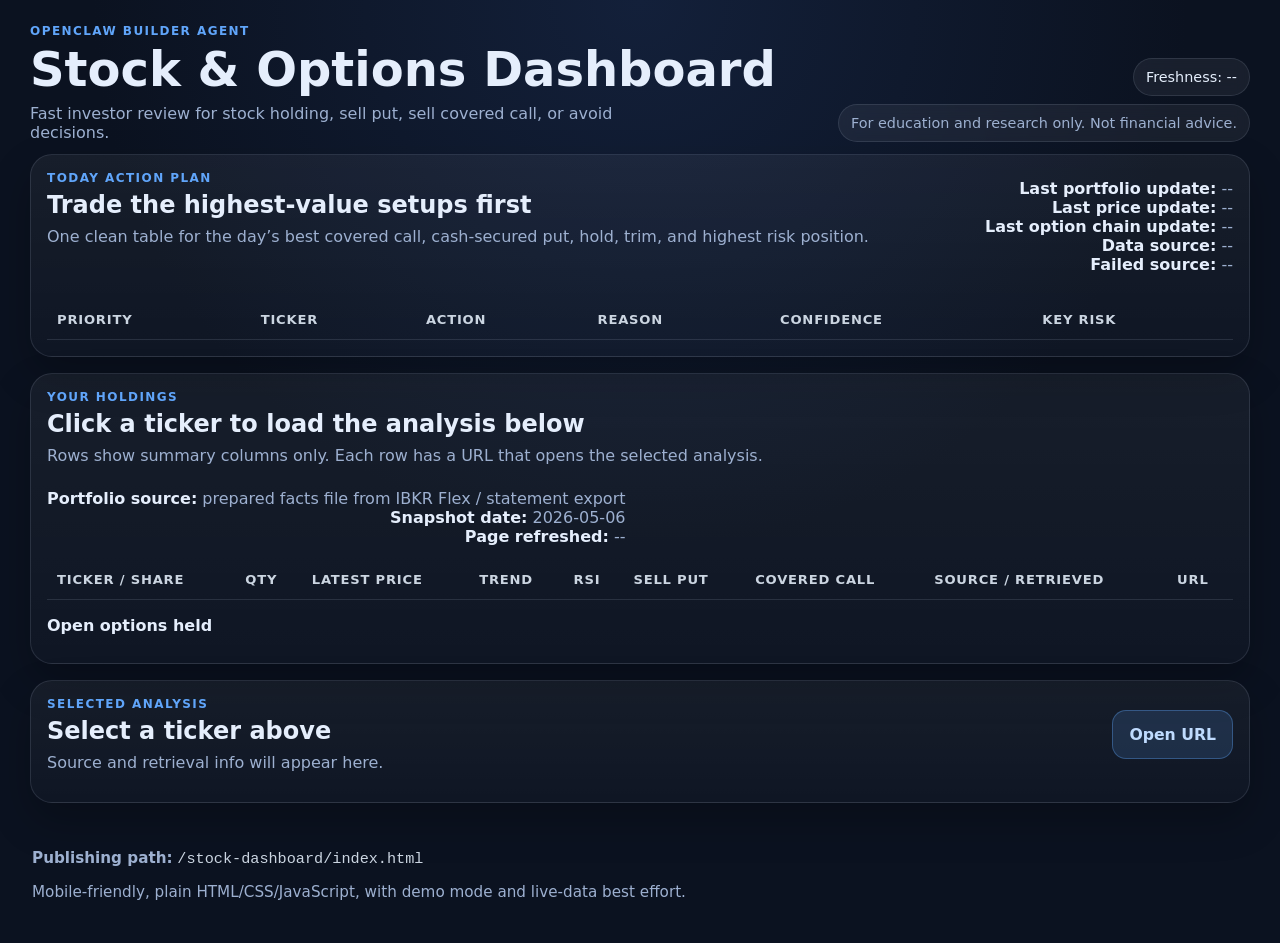
<file: index.html>
<!DOCTYPE html>
<html lang="en">
<head>
  <meta charset="UTF-8" />
  <meta name="viewport" content="width=device-width, initial-scale=1.0" />
  <meta http-equiv="refresh" content="0; url=stock-dashboard/index.html" />
  <title>walleai-public</title>
</head>
<body>
  <p>Redirecting to <a href="stock-dashboard/index.html">stock-dashboard/index.html</a>…</p>
</body>
</html>
</file>
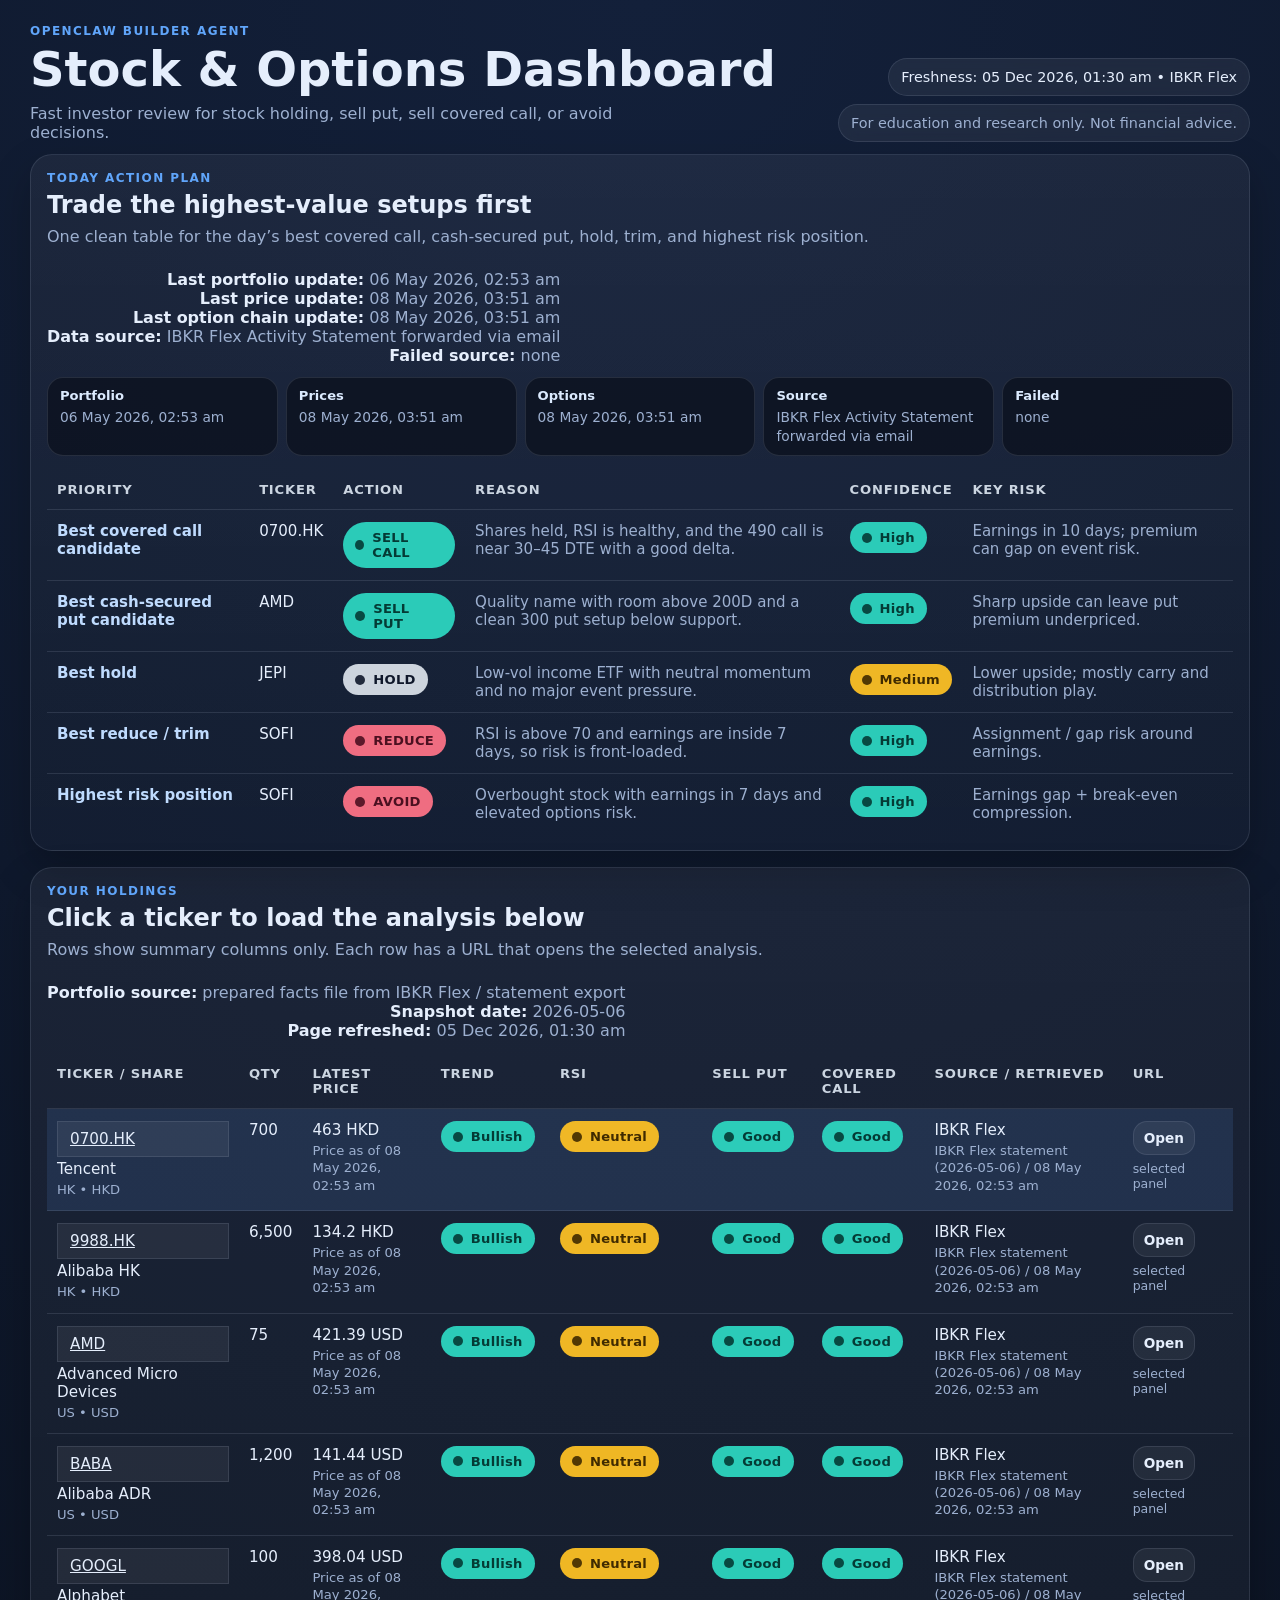
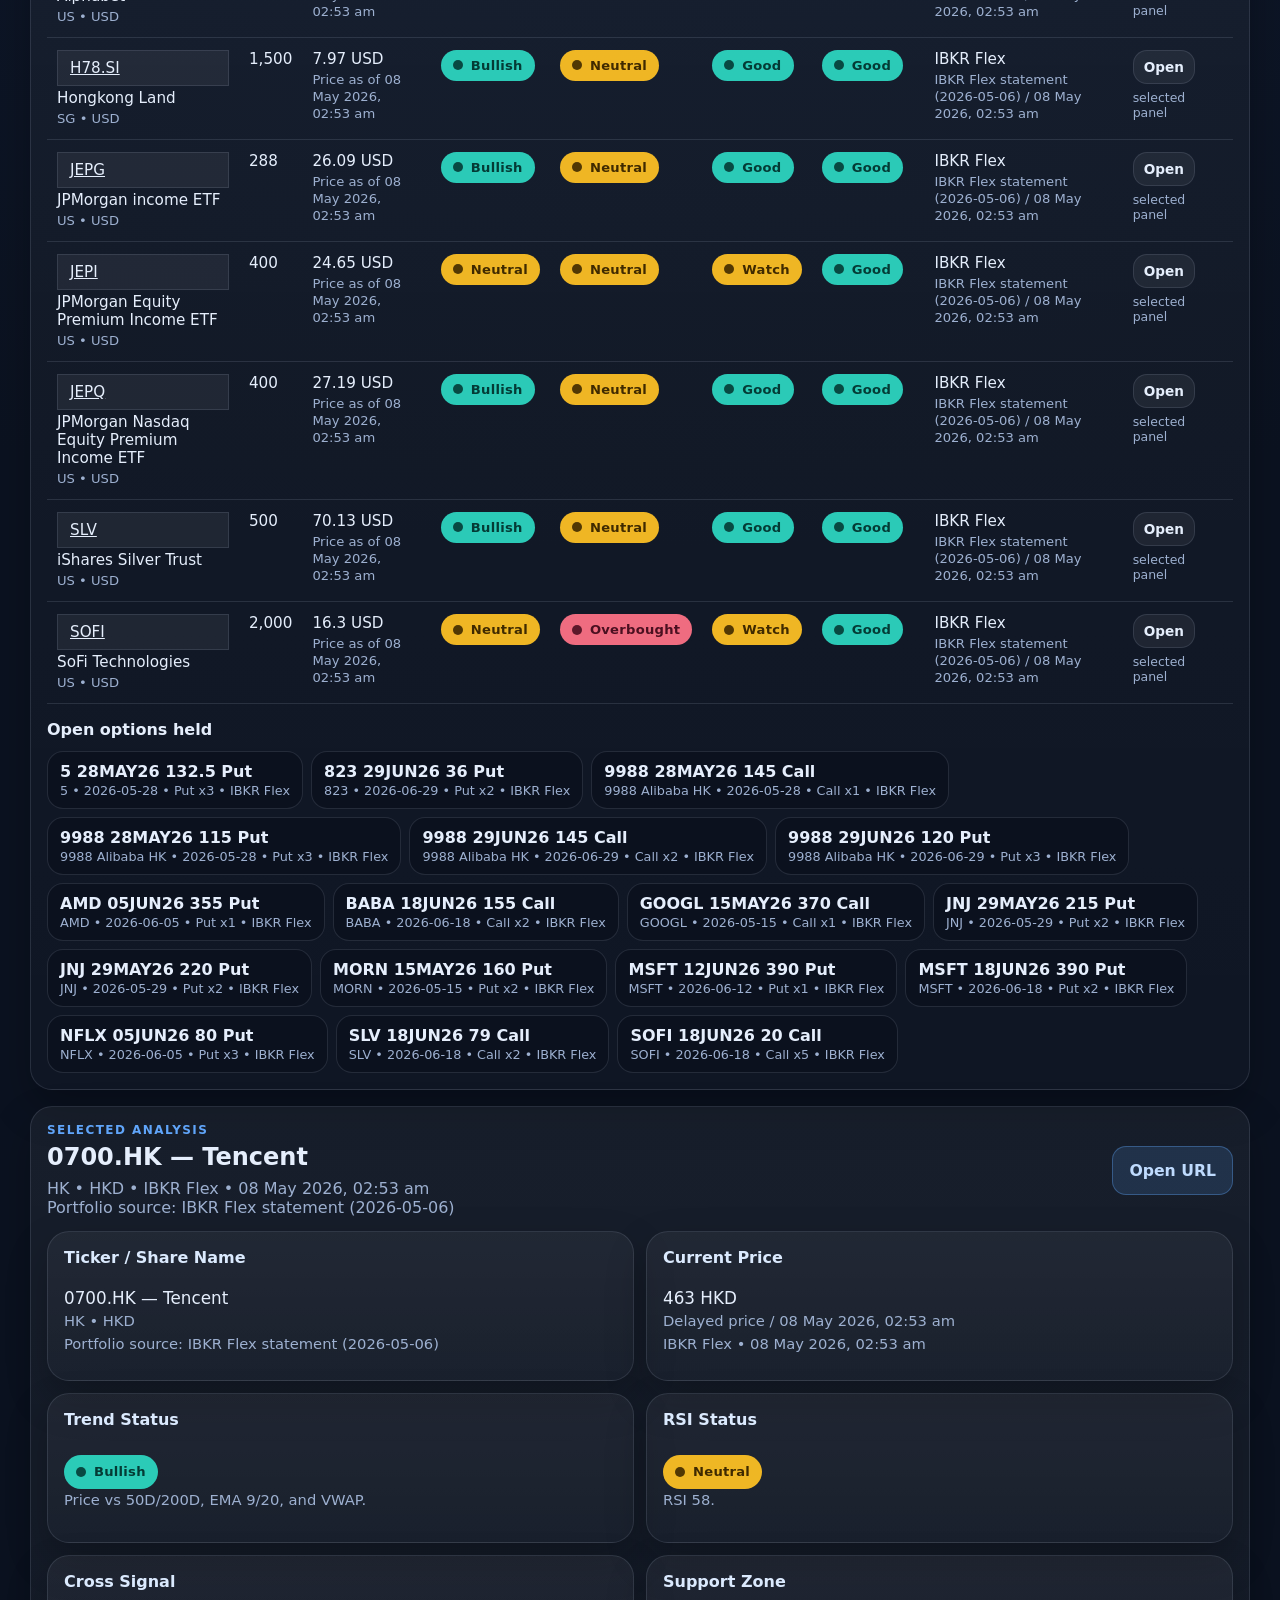
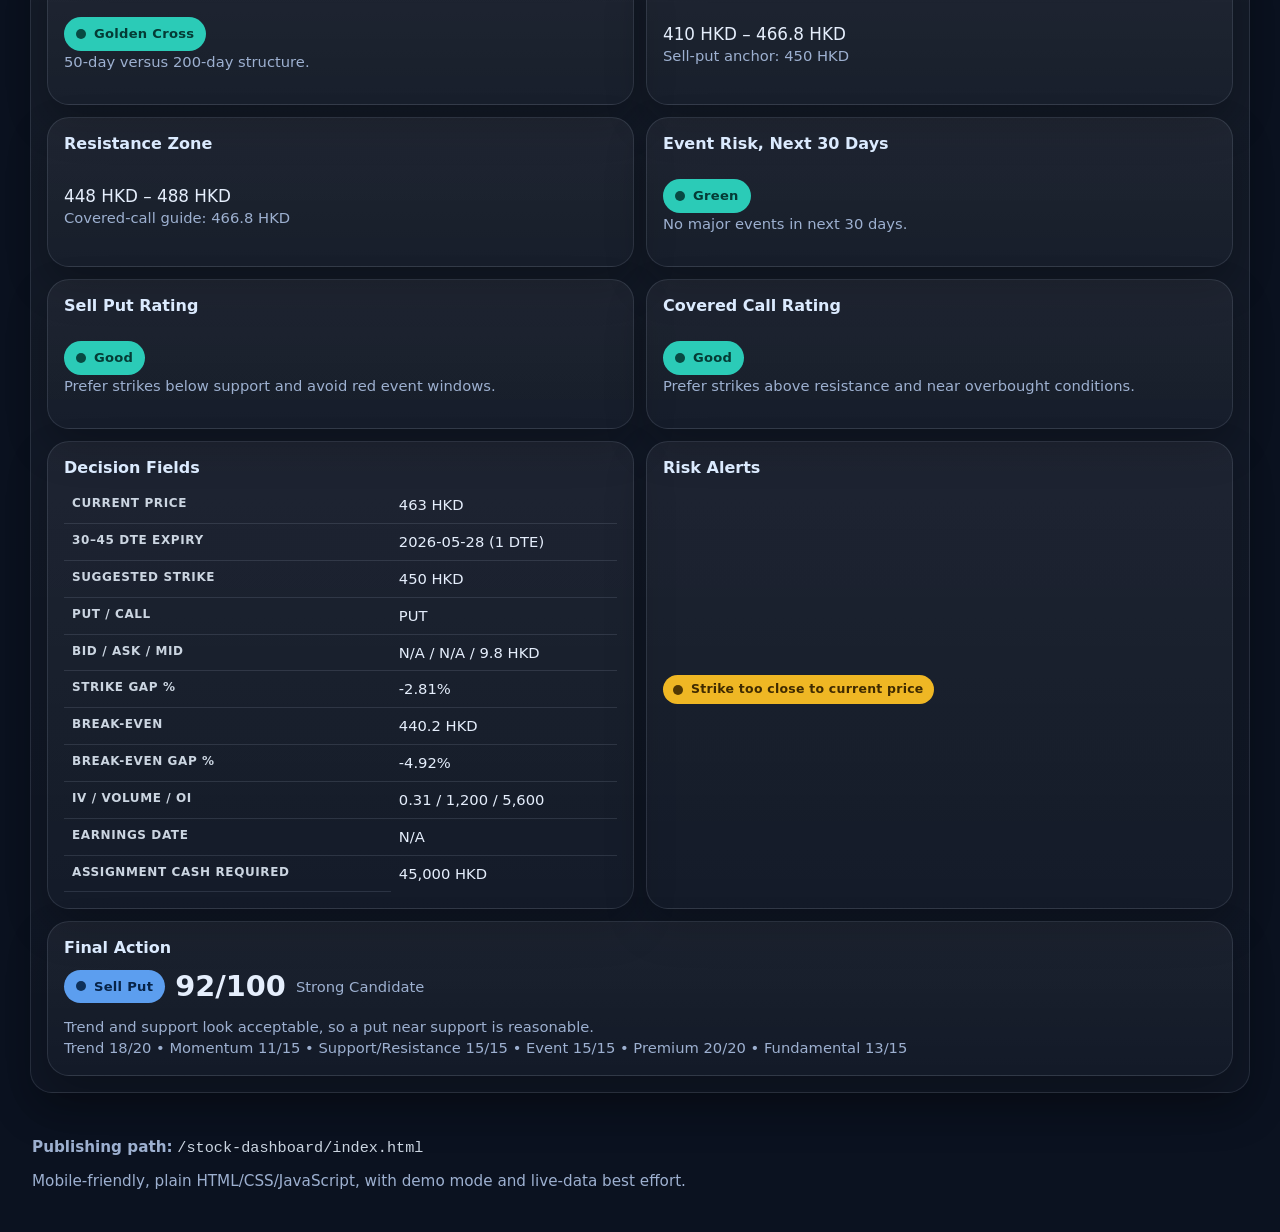
<file: stock-dashboard/index.html>
<!DOCTYPE html>
<html lang="en">
<head>
  <meta charset="UTF-8" />
  <meta name="viewport" content="width=device-width, initial-scale=1.0" />
  <meta name="description" content="Compact stock and options analysis dashboard" />
  <title>Stock & Options Dashboard</title>
  <link rel="stylesheet" href="styles.css" />
</head>
<body>
  <header class="hero">
    <div class="hero__copy">
      <p class="eyebrow">OpenClaw Builder Agent</p>
      <h1>Stock & Options Dashboard</h1>
      <p class="lede">Fast investor review for stock holding, sell put, sell covered call, or avoid decisions.</p>
    </div>
    <div class="hero__meta">
      <div class="meta-pill" id="freshness">Freshness: --</div>
      <div class="meta-pill meta-pill--muted">For education and research only. Not financial advice.</div>
    </div>
  </header>

  <main class="shell">
    <section class="action-overview card">
      <div class="section-head">
        <div>
          <p class="eyebrow">Today Action Plan</p>
          <h2>Trade the highest-value setups first</h2>
          <p class="section-note">One clean table for the day’s best covered call, cash-secured put, hold, trim, and highest risk position.</p>
        </div>
        <div class="section-note section-note--right" id="freshnessSummary">
          <div><strong>Last portfolio update:</strong> --</div>
          <div><strong>Last price update:</strong> --</div>
          <div><strong>Last option chain update:</strong> --</div>
          <div><strong>Data source:</strong> --</div>
          <div><strong>Failed source:</strong> --</div>
        </div>
      </div>

      <div class="freshness-grid" id="freshnessGrid"></div>

      <div class="table-wrap">
        <table class="action-table">
          <thead>
            <tr>
              <th>Priority</th>
              <th>Ticker</th>
              <th>Action</th>
              <th>Reason</th>
              <th>Confidence</th>
              <th>Key Risk</th>
            </tr>
          </thead>
          <tbody id="todayActionBody"></tbody>
        </table>
      </div>
    </section>

    <section class="portfolio card">
      <div class="section-head">
        <div>
          <p class="eyebrow">Your holdings</p>
          <h2>Click a ticker to load the analysis below</h2>
          <p class="section-note">Rows show summary columns only. Each row has a URL that opens the selected analysis.</p>
        </div>
        <div class="section-note section-note--right">
          <div><strong>Portfolio source:</strong> prepared facts file from IBKR Flex / statement export</div>
          <div><strong>Snapshot date:</strong> 2026-05-06</div>
          <div><strong>Page refreshed:</strong> <span id="pageRefresh">--</span></div>
        </div>
      </div>

      <div class="table-wrap">
        <table class="portfolio-table">
          <thead>
            <tr>
              <th>Ticker / Share</th>
              <th>Qty</th>
              <th>Latest Price</th>
              <th>Trend</th>
              <th>RSI</th>
              <th>Sell Put</th>
              <th>Covered Call</th>
              <th>Source / Retrieved</th>
              <th>URL</th>
            </tr>
          </thead>
          <tbody id="holdingsBody"></tbody>
        </table>
      </div>

      <div class="options-panel">
        <h3>Open options held</h3>
        <div id="optionsStrip" class="chip-list"></div>
      </div>
    </section>

    <section id="analysis" class="analysis card">
      <div class="analysis-header">
        <div>
          <p class="eyebrow">Selected analysis</p>
          <h2 id="selectedTitle">Select a ticker above</h2>
          <p id="selectedMeta" class="section-note">Source and retrieval info will appear here.</p>
        </div>
        <a id="selectedLink" class="analysis-link" href="#">Open URL</a>
      </div>
      <div id="result" class="dashboard card-grid" aria-live="polite"></div>
    </section>

    <section class="footer-note">
      <p><strong>Publishing path:</strong> <code>/stock-dashboard/index.html</code></p>
      <p>Mobile-friendly, plain HTML/CSS/JavaScript, with demo mode and live-data best effort.</p>
    </section>
  </main>

  <script src="app.js"></script>
</body>
</html>
</file>
<file: stock-dashboard/styles.css>
:root {
  --bg: #0b1220;
  --panel: #121a2d;
  --panel-2: #0f1728;
  --text: #e5eefc;
  --muted: #9db0d0;
  --line: rgba(148, 163, 184, 0.18);
  --green: #2dd4bf;
  --yellow: #fbbf24;
  --red: #fb7185;
  --blue: #60a5fa;
  --shadow: 0 18px 42px rgba(0, 0, 0, 0.24);
}

* { box-sizing: border-box; }
html, body { margin: 0; min-height: 100%; }
body {
  font-family: Inter, system-ui, -apple-system, BlinkMacSystemFont, "Segoe UI", sans-serif;
  background: radial-gradient(circle at top, #13203a 0%, var(--bg) 48%);
  color: var(--text);
}

a { color: inherit; }
.hero, .shell { width: min(1220px, calc(100% - 24px)); margin: 0 auto; }
.hero {
  padding: 24px 0 12px;
  display: flex; gap: 16px; align-items: flex-end; justify-content: space-between; flex-wrap: wrap;
}
.hero h1, .section-head h2, .analysis-header h2 { margin: 0; }
.hero h1 { font-size: clamp(1.8rem, 4vw, 3rem); line-height: 1.05; }
.eyebrow {
  margin: 0 0 6px; text-transform: uppercase; letter-spacing: .12em; color: var(--blue); font-size: .75rem; font-weight: 700;
}
.lede { margin: 10px 0 0; color: var(--muted); max-width: 60ch; }
.hero__meta { display: flex; flex-direction: column; gap: 8px; align-items: flex-end; }
.meta-pill {
  padding: 10px 12px; border-radius: 999px; background: rgba(255,255,255,0.06); border: 1px solid var(--line);
  backdrop-filter: blur(8px); font-size: .9rem;
}
.meta-pill--muted { color: var(--muted); }

.card {
  background: linear-gradient(180deg, rgba(255,255,255,0.05), rgba(255,255,255,0.02));
  border: 1px solid var(--line); border-radius: 22px; box-shadow: var(--shadow);
}
.controls, .portfolio, .analysis { padding: 16px; margin-bottom: 16px; }
.action-overview { padding: 16px; margin-bottom: 16px; }
.controls__row { display: grid; grid-template-columns: 1.4fr .7fr auto; gap: 12px; align-items: end; }
.controls__row--wrap { grid-template-columns: repeat(auto-fit, minmax(120px, auto)); margin-top: 12px; }
label { display: grid; gap: 8px; color: var(--muted); font-size: .9rem; }
input, select, textarea {
  width: 100%; border-radius: 14px; border: 1px solid var(--line); background: rgba(8, 13, 25, 0.95); color: var(--text);
  padding: 14px 14px; font-size: 1rem; outline: none;
}
textarea { resize: vertical; min-height: 220px; font-family: ui-monospace, SFMono-Regular, Consolas, monospace; }
input:focus, select:focus, textarea:focus { border-color: rgba(96, 165, 250, 0.75); box-shadow: 0 0 0 3px rgba(96,165,250,.15); }
.btn, .analysis-link, .row-link {
  border: 0; border-radius: 14px; padding: 14px 16px; font-weight: 700; font-size: .98rem; cursor: pointer; text-decoration: none;
}
.btn--primary { background: linear-gradient(135deg, #3b82f6, #22c55e); color: white; }
.btn--ghost { background: rgba(255,255,255,0.06); color: var(--text); border: 1px solid var(--line); }
.btn:hover, .analysis-link:hover, .row-link:hover { transform: translateY(-1px); }
.manual { margin-top: 16px; }
.manual summary { cursor: pointer; font-weight: 700; }
.manual p, .section-note { color: var(--muted); margin: 8px 0 0; }
.manual__actions { align-items: center; }
.hint { color: var(--muted); font-size: .9rem; }

.section-head, .analysis-header {
  display: flex; justify-content: space-between; gap: 16px; align-items: flex-start; flex-wrap: wrap;
}
.section-note--right { text-align: right; }
.section-note strong { color: var(--text); }

.freshness-grid {
  display: grid;
  grid-template-columns: repeat(5, minmax(0, 1fr));
  gap: 8px;
  margin-top: 12px;
}
.freshness-item {
  padding: 10px 12px;
  border-radius: 16px;
  border: 1px solid var(--line);
  background: rgba(10,16,29,.72);
}
.freshness-item strong { display: block; margin-bottom: 4px; font-size: .82rem; color: #dbeafe; }
.freshness-item span { color: var(--muted); font-size: .86rem; }

.action-table {
  width: 100%; border-collapse: collapse; min-width: 1100px; font-size: .94rem;
}
.action-table th, .action-table td {
  padding: 12px 10px; border-bottom: 1px solid var(--line); vertical-align: top; text-align: left;
}
.action-table th { color: #cbd5e1; font-weight: 700; font-size: .82rem; text-transform: uppercase; letter-spacing: .06em; }
.action-table tbody tr:hover { background: rgba(255,255,255,0.03); }
.action-table tbody tr:last-child td { border-bottom: 0; }

.priority-tag { font-weight: 800; color: #bfdbfe; }
.plan-reason, .plan-risk { color: var(--muted); }
.confidence-badge { font-weight: 700; }

.table-wrap { overflow-x: auto; margin-top: 14px; }
.portfolio-table {
  width: 100%; border-collapse: collapse; min-width: 1100px; font-size: .95rem;
}
.portfolio-table th, .portfolio-table td {
  padding: 12px 10px; border-bottom: 1px solid var(--line); vertical-align: top; text-align: left;
}
.portfolio-table th { color: #cbd5e1; font-weight: 700; font-size: .82rem; text-transform: uppercase; letter-spacing: .06em; }
.portfolio-table tbody tr { transition: background .15s ease; }
.portfolio-table tbody tr:hover { background: rgba(255,255,255,0.04); }
.portfolio-table tbody tr.is-selected { background: rgba(96, 165, 250, 0.12); }
.cell-stack { display: grid; gap: 3px; }
.cell-sub { color: var(--muted); font-size: .82rem; line-height: 1.3; }
.link-chip, .row-link {
  display: inline-flex; align-items: center; gap: 6px; padding: 8px 12px;
  background: rgba(255,255,255,0.06); border: 1px solid var(--line); color: var(--text); white-space: nowrap;
}
.row-link { padding: 8px 10px; font-size: .85rem; }
.row-mini { margin-top: 6px; display: inline-block; color: var(--muted); font-size: .78rem; }

.options-panel { margin-top: 16px; }
.options-panel h3 { margin: 0 0 12px; font-size: 1rem; }
.chip-list { display: flex; gap: 8px; flex-wrap: wrap; }
.option-chip {
  display: inline-flex; flex-direction: column; gap: 2px; min-width: 160px; padding: 10px 12px;
  border-radius: 16px; border: 1px solid var(--line); background: rgba(10,16,29,.72); color: var(--text); text-decoration: none;
}
.option-chip span { color: var(--muted); font-size: .8rem; }

.dashboard {
  display: grid;
  grid-template-columns: repeat(2, minmax(0, 1fr));
  gap: 12px;
}
.field {
  padding: 16px;
  min-height: 150px;
  display: grid;
  gap: 10px;
}
.field h2 { margin: 0; font-size: 1rem; color: #dbeafe; }
.field__value { font-size: 1.05rem; line-height: 1.35; }
.field__small { color: var(--muted); font-size: .92rem; line-height: 1.45; }
.field--full { grid-column: 1 / -1; }
.badge {
  display: inline-flex; align-items: center; gap: 8px; width: fit-content; padding: 8px 12px;
  border-radius: 999px; font-size: .82rem; font-weight: 700; letter-spacing: .02em;
}
.badge::before { content: ""; width: 10px; height: 10px; border-radius: 50%; background: currentColor; opacity: .9; }
.green { color: #043b35; background: rgba(45, 212, 191, 0.95); }
.yellow { color: #3f2a00; background: rgba(251, 191, 36, 0.95); }
.red { color: #4b1020; background: rgba(251, 113, 133, 0.95); }
.blue { color: #072347; background: rgba(96, 165, 250, 0.95); }
.neutral { color: #0f172a; background: rgba(226, 232, 240, 0.9); }
.stack { display: grid; gap: 10px; }
.setup-item { padding: 12px; border-radius: 16px; border: 1px solid var(--line); background: rgba(10,16,29,.72); }
.setup-item strong { display: block; margin-bottom: 4px; }
.setup-item span { color: var(--muted); }
.score-row { display: flex; gap: 10px; flex-wrap: wrap; align-items: center; }
.score { font-size: 1.8rem; font-weight: 800; }
.pill-row { display: flex; gap: 8px; flex-wrap: wrap; }
.pill-row .badge { font-size: .78rem; padding: 6px 10px; }
.field-table {
  width: 100%; border-collapse: collapse; font-size: .92rem;
}
.field-table th, .field-table td {
  padding: 8px 8px; border-bottom: 1px solid var(--line); text-align: left; vertical-align: top;
}
.field-table th { color: #cbd5e1; text-transform: uppercase; letter-spacing: .05em; font-size: .75rem; }
.field-table tr:last-child td { border-bottom: 0; }
.analysis-header { margin-bottom: 14px; }
.analysis-link { background: rgba(96, 165, 250, 0.15); border: 1px solid rgba(96, 165, 250, 0.35); color: #bfdbfe; align-self: center; }
.footer-note { color: var(--muted); padding: 14px 2px 28px; font-size: .95rem; }
.footer-note code { color: #cbd5e1; }

@media (max-width: 780px) {
  .hero { align-items: flex-start; }
  .hero__meta { align-items: flex-start; }
  .controls__row { grid-template-columns: 1fr; }
  .dashboard { grid-template-columns: 1fr; }
  .field--full { grid-column: auto; }
  .section-head { flex-direction: column; }
  .section-note--right { text-align: left; }
  .freshness-grid { grid-template-columns: 1fr; }
}
</file>
